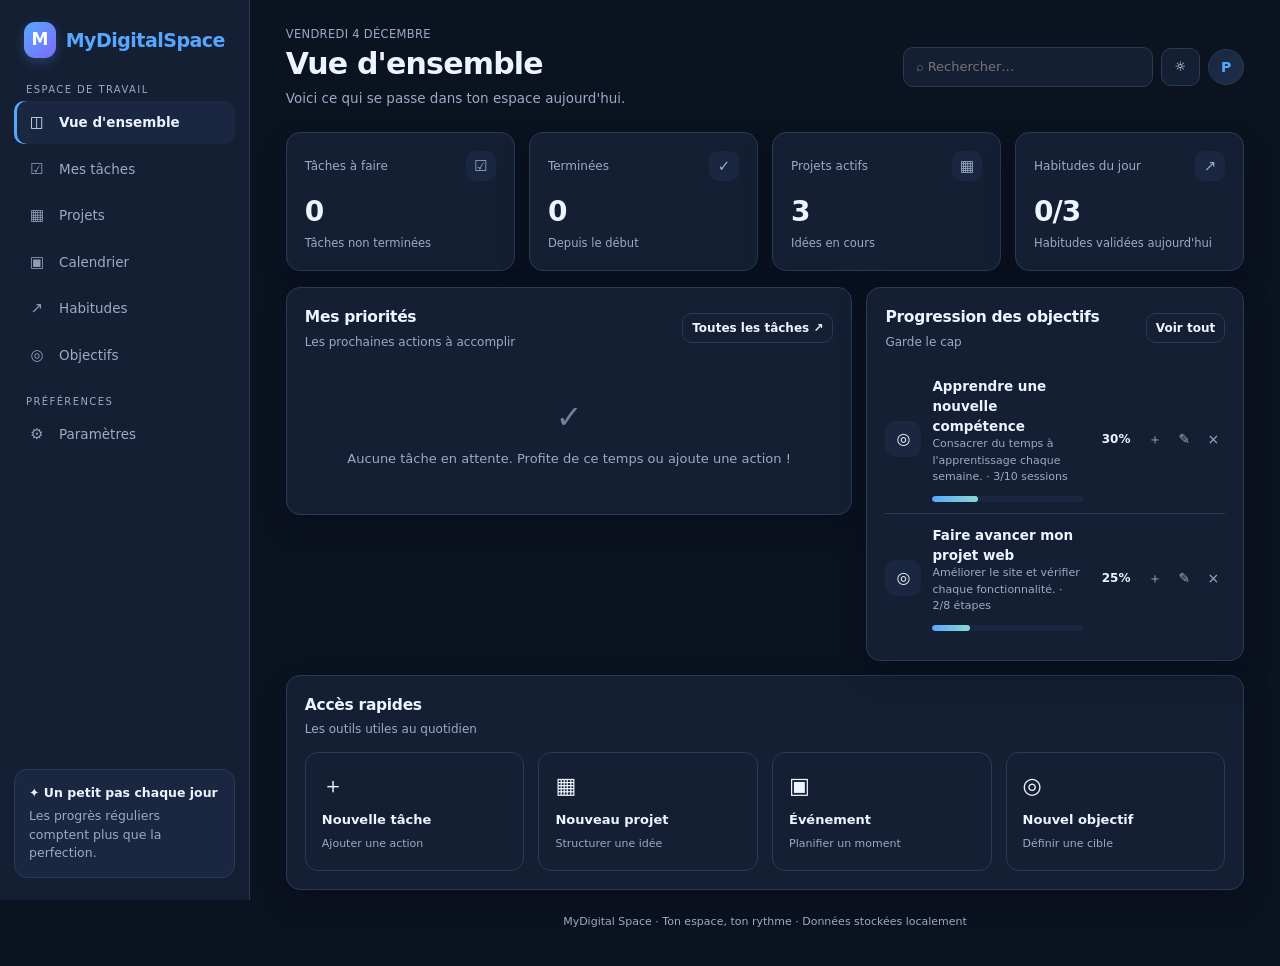
<file: index(1).html>
<!DOCTYPE html>
<html lang="fr">
<head>
<meta charset="UTF-8">
<meta name="viewport" content="width=device-width, initial-scale=1, viewport-fit=cover">
<meta name="description" content="MyDigital Space — ton espace personnel pour organiser tâches, projets, habitudes et objectifs.">
<meta name="theme-color" content="#0b1220" media="(prefers-color-scheme: dark)">
<meta name="theme-color" content="#eef4fb" media="(prefers-color-scheme: light)">
<meta name="apple-mobile-web-app-capable" content="yes">
<meta name="apple-mobile-web-app-status-bar-style" content="black-translucent">
<meta name="mobile-web-app-capable" content="yes">
<title>MyDigital Space</title>
<link rel="manifest" href="data:application/manifest+json,{&quot;name&quot;:&quot;MyDigital Space&quot;,&quot;short_name&quot;:&quot;MySpace&quot;,&quot;start_url&quot;:&quot;.&quot;,&quot;display&quot;:&quot;standalone&quot;,&quot;background_color&quot;:&quot;#0b1220&quot;,&quot;theme_color&quot;:&quot;#0b1220&quot;,&quot;lang&quot;:&quot;fr&quot;,&quot;icons&quot;:[{&quot;src&quot;:&quot;data:image/svg+xml,%3Csvg xmlns='http://www.w3.org/2000/svg' viewBox='0 0 100 100'%3E%3Crect width='100' height='100' rx='22' fill='%2356a8ff'/%3E%3Ctext x='50' y='68' font-size='58' text-anchor='middle' fill='white' font-family='system-ui' font-weight='900'%3EM%3C/text%3E%3C/svg%3E&quot;,&quot;sizes&quot;:&quot;any&quot;,&quot;type&quot;:&quot;image/svg+xml&quot;,&quot;purpose&quot;:&quot;any maskable&quot;}]}">
<style>
:root{
  --bg:#0b1220;--panel:#141f33;--panel2:#192740;--panel3:#1e2f4a;
  --text:#edf4ff;--muted:#9aabc4;--accent:#56a8ff;--accent2:#8bd8d0;
  --border:#2a3a55;--danger:#ff8585;--good:#65d6a2;--warn:#f3b75d;
  --shadow:0 12px 30px #02081740;--radius:14px;
  --font:Inter,ui-sans-serif,system-ui,-apple-system,"Segoe UI",Roboto,sans-serif;
}
body.light{
  --bg:#eef4fb;--panel:#ffffff;--panel2:#f5f8fd;--panel3:#e8eef8;
  --text:#18253a;--muted:#60718b;--accent:#1769cf;--accent2:#087f78;
  --border:#d9e3ef;--shadow:0 12px 30px #19345612;
}
*{box-sizing:border-box}
html{scroll-behavior:smooth}
body{margin:0;background:var(--bg);color:var(--text);font-family:var(--font);line-height:1.5;-webkit-font-smoothing:antialiased}
button,input,select,textarea{font:inherit}
button{cursor:pointer;border:none;background:none}
button:focus-visible,a:focus-visible,input:focus-visible,textarea:focus-visible,select:focus-visible{outline:3px solid var(--accent);outline-offset:2px}
a{color:var(--accent);text-decoration:none}
.shell{display:grid;grid-template-columns:250px minmax(0,1fr);min-height:100vh;min-height:100dvh}
.sidebar{background:var(--panel);border-right:1px solid var(--border);padding:22px 14px;display:flex;flex-direction:column;gap:20px;position:sticky;top:0;height:100vh;height:100dvh;overflow-y:auto}
.brand{display:flex;gap:10px;align-items:center;padding:0 10px;font-weight:800;font-size:19px;letter-spacing:-.5px}
.brand-mark{display:grid;place-items:center;width:36px;height:36px;background:linear-gradient(135deg,var(--accent),#7c6bff);color:#fff;border-radius:11px;font-weight:900;font-size:17px;box-shadow:0 4px 12px #56a8ff40}
.brand span:last-child{color:var(--accent)}
.nav-label{font-size:10px;letter-spacing:1.4px;text-transform:uppercase;color:var(--muted);padding:0 12px;margin:4px 0}
.nav{display:grid;gap:4px}
.nav a{color:var(--muted);display:flex;gap:11px;align-items:center;padding:10px 12px;border-radius:10px;font-size:13.5px;font-weight:500;transition:background .15s,color .15s}
.nav a:hover,.nav a.active{background:var(--panel2);color:var(--text)}
.nav a.active{box-shadow:inset 3px 0 var(--accent);font-weight:650}
.nav-icon{width:22px;text-align:center;font-size:15px;opacity:.9}
.side-note{margin-top:auto;border:1px solid var(--border);background:var(--panel2);border-radius:13px;padding:14px;font-size:12.5px;color:var(--muted)}
.side-note strong{color:var(--text);display:block;margin-bottom:4px}
.main{min-width:0;padding:26px clamp(14px,2.8vw,40px) 36px;max-width:1580px;width:100%;margin:0 auto}
.topbar{display:flex;justify-content:space-between;align-items:center;gap:14px;margin-bottom:24px;flex-wrap:wrap}
.crumb{color:var(--muted);font-size:11.5px;margin-bottom:4px;letter-spacing:.3px}
.page-title{font-size:clamp(22px,2.8vw,30px);line-height:1.15;margin:0;letter-spacing:-.8px;font-weight:800}
.sub{color:var(--muted);margin:6px 0 0;font-size:13.5px}
.top-actions{display:flex;gap:8px;align-items:center}
.avatar{width:36px;height:36px;border-radius:50%;background:linear-gradient(135deg,var(--panel2),var(--panel3));border:1px solid var(--border);display:grid;place-items:center;font-weight:700;color:var(--accent);font-size:14px}
.btn{border:1px solid var(--border);background:var(--panel);color:var(--text);border-radius:10px;padding:8px 13px;font-size:13px;font-weight:650;display:inline-flex;align-items:center;justify-content:center;gap:6px;transition:border-color .15s,background .15s,transform .1s}
.btn:hover{border-color:var(--accent)}
.btn:active{transform:scale(.97)}
.btn.primary{background:var(--accent);border-color:var(--accent);color:#fff}
.btn.primary:hover{filter:brightness(1.08)}
.btn.danger{color:var(--danger);border-color:color-mix(in srgb,var(--danger) 40%,var(--border))}
.btn.danger:hover{background:color-mix(in srgb,var(--danger) 12%,transparent)}
.btn.small{padding:5px 9px;font-size:12px}
.btn.ghost{background:transparent}
.search{width:min(250px,32vw);border:1px solid var(--border);background:var(--panel);border-radius:10px;color:var(--text);padding:9px 12px;font-size:13px}
.search:focus{border-color:var(--accent)}
.view{display:none;animation:appear .22s ease}
.view.active{display:block}
@keyframes appear{from{opacity:.35;transform:translateY(6px)}to{opacity:1;transform:none}}
.grid{display:grid;gap:14px}
.stats{grid-template-columns:repeat(4,minmax(0,1fr));margin-bottom:16px}
.card{background:var(--panel);border:1px solid var(--border);border-radius:var(--radius);padding:18px;box-shadow:var(--shadow);min-width:0}
.stat-head{display:flex;justify-content:space-between;align-items:center;color:var(--muted);font-size:12px;gap:8px}
.stat-icon{width:30px;height:30px;border-radius:9px;display:grid;place-items:center;background:var(--panel2);font-size:15px}
.stat-value{font-size:28px;font-weight:800;letter-spacing:-1px;margin:10px 0 2px}
.stat-foot{font-size:11.5px;color:var(--muted)}
.two-col{grid-template-columns:minmax(0,1.5fr) minmax(260px,1fr);align-items:start}
.section-head{display:flex;justify-content:space-between;align-items:center;gap:10px;margin-bottom:14px;flex-wrap:wrap}
.section-head h2{font-size:15.5px;margin:0;letter-spacing:-.3px;font-weight:700}
.section-head p{font-size:12px;color:var(--muted);margin:3px 0 0}
.task-list{display:grid}
.task{display:flex;gap:10px;align-items:flex-start;padding:11px 0;border-bottom:1px solid var(--border);transition:background .12s}
.task:last-child{border-bottom:0}
.task.dragging{opacity:.45}
.check{appearance:none;width:18px;height:18px;flex-shrink:0;border:1.5px solid var(--muted);border-radius:6px;margin:2px 0 0;cursor:pointer;transition:background .15s,border-color .15s}
.check:checked{background:var(--accent);border-color:var(--accent)}
.check:checked::after{content:"✓";color:#fff;display:block;text-align:center;font-size:11px;line-height:15px;font-weight:700}
.task-body{flex:1;min-width:0}
.task-title{font-size:13.5px;font-weight:650;overflow-wrap:anywhere}
.task.done .task-title{text-decoration:line-through;color:var(--muted)}
.task-meta{font-size:11px;color:var(--muted);margin-top:3px;display:flex;flex-wrap:wrap;gap:5px;align-items:center}
.pill{display:inline-flex;align-items:center;gap:4px;font-size:10px;padding:3px 7px;border-radius:99px;background:var(--panel2);color:var(--muted);white-space:nowrap}
.pill.green{color:var(--good);background:color-mix(in srgb,var(--good) 14%,transparent)}
.pill.blue{color:var(--accent);background:color-mix(in srgb,var(--accent) 14%,transparent)}
.pill.orange{color:var(--warn);background:color-mix(in srgb,var(--warn) 16%,transparent)}
.pill.red{color:var(--danger);background:color-mix(in srgb,var(--danger) 14%,transparent)}
.row-actions{display:flex;gap:2px;opacity:.7}
.task:hover .row-actions{opacity:1}
.icon-btn{background:transparent;border:0;color:var(--muted);padding:4px 6px;border-radius:7px;font-size:14px;line-height:1}
.icon-btn:hover{background:var(--panel2);color:var(--text)}
.empty{padding:28px 18px;text-align:center;color:var(--muted);font-size:13px}
.empty .big{font-size:32px;margin-bottom:8px;opacity:.7}
.progress-line{height:6px;border-radius:20px;background:var(--panel2);overflow:hidden;margin:10px 0 0}
.progress-line span{height:100%;display:block;background:linear-gradient(90deg,var(--accent),var(--accent2));border-radius:20px;transition:width .25s ease}
.goal-row{display:flex;align-items:center;gap:11px;padding:11px 0;border-bottom:1px solid var(--border)}
.goal-row:last-child{border-bottom:0}
.goal-emoji{width:36px;height:36px;border-radius:11px;background:var(--panel2);display:grid;place-items:center;font-size:16px;flex-shrink:0}
.goal-content{flex:1;min-width:0}
.goal-title{font-size:13.5px;font-weight:650}
.goal-detail{font-size:11px;color:var(--muted)}
.goal-pct{font-size:12px;font-weight:750;min-width:36px;text-align:right}
.quick-grid{grid-template-columns:repeat(4,minmax(0,1fr))}
.quick{padding:16px;text-align:left;background:var(--panel);border:1px solid var(--border);border-radius:13px;color:var(--text);transition:border-color .15s,transform .15s,box-shadow .15s}
.quick:hover{border-color:var(--accent);transform:translateY(-2px);box-shadow:var(--shadow)}
.quick .big{font-size:22px}
.quick strong{display:block;font-size:13px;margin-top:8px}
.quick small{color:var(--muted);font-size:11px}
.toolbar{display:flex;flex-wrap:wrap;gap:8px;align-items:center;margin-bottom:14px}
.toolbar .search{flex:1;min-width:160px;width:auto}
.field{display:grid;gap:5px;margin-bottom:12px}
.field label{font-size:12px;color:var(--muted);font-weight:650}
.field input,.field select,.field textarea,.control{
  width:100%;border:1px solid var(--border);background:var(--bg);color:var(--text);
  border-radius:9px;padding:9px 11px;min-width:0;font-size:13.5px
}
.field input:focus,.field select:focus,.field textarea:focus,.control:focus{border-color:var(--accent);outline:none}
.field textarea{resize:vertical;min-height:80px}
.form-grid{display:grid;grid-template-columns:1fr 1fr;gap:0 12px}
.form-grid .full{grid-column:1/-1}
.project-grid{grid-template-columns:repeat(auto-fill,minmax(260px,1fr))}
.project-card{background:var(--panel);border:1px solid var(--border);border-radius:14px;padding:17px;transition:border-color .15s,transform .15s}
.project-card:hover{border-color:color-mix(in srgb,var(--accent) 50%,var(--border))}
.project-symbol{width:42px;height:42px;display:grid;place-items:center;border-radius:12px;background:var(--panel2);font-size:21px;margin-bottom:12px}
.project-card h3{font-size:14.5px;margin:0 0 6px;font-weight:700}
.project-card p{font-size:12px;color:var(--muted);min-height:36px;margin:0}
.project-foot{display:flex;justify-content:space-between;align-items:center;margin-top:12px;gap:8px}
.habit-grid{grid-template-columns:repeat(7,minmax(0,1fr));gap:7px}
.day{background:var(--panel2);border:1px solid var(--border);border-radius:9px;text-align:center;padding:8px 2px;font-size:10px;color:var(--muted)}
.day strong{display:block;color:var(--text);font-size:13px;margin:3px 0}
.day.marked{background:color-mix(in srgb,var(--accent) 18%,var(--panel));border-color:var(--accent)}
.day.today-mark{box-shadow:inset 0 0 0 1.5px var(--accent)}
.calendar-head{display:flex;justify-content:space-between;align-items:center;margin-bottom:12px}
.calendar-grid{display:grid;grid-template-columns:repeat(7,minmax(0,1fr));border-top:1px solid var(--border);border-left:1px solid var(--border);border-radius:0 0 10px 10px;overflow:hidden}
.calendar-cell{min-height:78px;padding:6px;border-right:1px solid var(--border);border-bottom:1px solid var(--border);font-size:11px;color:var(--muted);overflow-wrap:anywhere}
.calendar-cell.today{background:color-mix(in srgb,var(--accent) 11%,var(--panel));color:var(--text)}
.calendar-cell .event{margin-top:4px;background:var(--panel2);border-left:2.5px solid var(--accent);padding:3px 5px;border-radius:3px;color:var(--text);font-size:10px;white-space:nowrap;overflow:hidden;text-overflow:ellipsis}
.weekdays{display:grid;grid-template-columns:repeat(7,1fr);text-align:center;color:var(--muted);font-size:10px;padding:8px 0;font-weight:600}
.habit-item{display:flex;align-items:center;gap:10px;padding:12px 0;border-bottom:1px solid var(--border)}
.habit-item:last-child{border-bottom:0}
.habit-item .grow{flex:1;min-width:0}
.habit-item strong{font-size:13.5px}
.habit-item p{font-size:11px;color:var(--muted);margin:2px 0 0}
.settings-grid{grid-template-columns:repeat(2,minmax(0,1fr))}
.notice{border:1px solid var(--border);background:var(--panel2);border-radius:12px;padding:13px;color:var(--muted);font-size:12px}
.toast{position:fixed;bottom:20px;right:20px;background:var(--text);color:var(--bg);padding:11px 16px;border-radius:10px;box-shadow:var(--shadow);font-size:13px;z-index:60;display:none;max-width:min(340px,90vw);font-weight:550}
.toast.show{display:block;animation:toastIn .25s ease}
@keyframes toastIn{from{opacity:0;transform:translateY(10px)}to{opacity:1;transform:none}}
.modal-backdrop{position:fixed;inset:0;background:#030817b0;display:none;align-items:center;justify-content:center;padding:16px;z-index:40;backdrop-filter:blur(4px)}
.modal-backdrop.open{display:flex}
.modal{width:min(520px,100%);max-height:90vh;overflow:auto;background:var(--panel);border:1px solid var(--border);border-radius:16px;padding:20px;box-shadow:var(--shadow)}
.modal-top{display:flex;justify-content:space-between;align-items:center;margin-bottom:16px}
.modal-top h2{margin:0;font-size:17px;font-weight:750}
.hidden{display:none!important}
.footer{padding:24px 0 0;text-align:center;color:var(--muted);font-size:11px}
.subtasks{margin-top:8px;padding-left:4px;display:grid;gap:4px}
.subtask{display:flex;align-items:center;gap:8px;font-size:12.5px}
.subtask .check{width:15px;height:15px;margin:0}
.subtask.done span{text-decoration:line-through;color:var(--muted)}
.kanban{display:grid;grid-template-columns:repeat(3,minmax(0,1fr));gap:12px}
.kanban-col{background:var(--panel2);border:1px solid var(--border);border-radius:12px;padding:12px;min-height:200px}
.kanban-col h3{font-size:12px;margin:0 0 10px;color:var(--muted);font-weight:700;text-transform:uppercase;letter-spacing:.5px;display:flex;justify-content:space-between}
.kanban-col .count{background:var(--panel);padding:1px 7px;border-radius:99px;font-size:11px}
.kanban-card{background:var(--panel);border:1px solid var(--border);border-radius:10px;padding:10px 12px;margin-bottom:8px;cursor:grab;font-size:13px}
.kanban-card:active{cursor:grabbing}
.kanban-card .meta{font-size:10.5px;color:var(--muted);margin-top:4px}
.view-toggle{display:inline-flex;border:1px solid var(--border);border-radius:9px;overflow:hidden}
.view-toggle button{padding:6px 11px;font-size:12px;font-weight:600;color:var(--muted);background:var(--panel)}
.view-toggle button.active{background:var(--accent);color:#fff}
.streak{font-size:11px;color:var(--good);font-weight:650}
.notif-banner{background:color-mix(in srgb,var(--accent) 12%,var(--panel));border:1px solid color-mix(in srgb,var(--accent) 35%,var(--border));border-radius:11px;padding:12px 14px;margin-bottom:14px;display:flex;align-items:center;justify-content:space-between;gap:12px;font-size:13px}
.drag-handle{cursor:grab;color:var(--muted);padding:2px 4px;font-size:14px;opacity:.5}
.task:hover .drag-handle{opacity:1}
.tag{font-size:10px;padding:2px 6px;border-radius:6px;background:var(--panel3);color:var(--muted)}
.stats-extra{display:grid;grid-template-columns:1fr 1fr;gap:10px;margin-top:8px}
.mini-stat{background:var(--panel2);border-radius:10px;padding:10px 12px;font-size:12px}
.mini-stat strong{display:block;font-size:18px;font-weight:800;margin-top:2px}
@media(max-width:1100px){
  .shell{grid-template-columns:210px minmax(0,1fr)}
  .stats{grid-template-columns:repeat(2,minmax(0,1fr))}
  .quick-grid{grid-template-columns:repeat(2,minmax(0,1fr))}
  .two-col{grid-template-columns:1fr}
  .kanban{grid-template-columns:1fr}
}
@media(max-width:680px){
  .shell{display:block}
  .sidebar{padding:12px;border-right:0;border-bottom:1px solid var(--border);gap:10px;position:static;height:auto;overflow:visible}
  .brand{padding:0 4px}
  .sidebar .nav-label,.side-note{display:none}
  .nav{display:flex;overflow-x:auto;padding-bottom:2px;gap:2px;-webkit-overflow-scrolling:touch}
  .nav a{white-space:nowrap;padding:8px 11px;font-size:13px}
  .nav a.active{box-shadow:inset 0 -3px var(--accent)}
  .main{padding:18px 12px 28px}
  .topbar{align-items:flex-start}
  .top-actions{flex-wrap:wrap;justify-content:flex-end}
  .search.global{display:none}
  .stats{gap:8px}
  .card{padding:14px}
  .stat-value{font-size:24px}
  .project-grid,.settings-grid{grid-template-columns:1fr}
  .form-grid{grid-template-columns:1fr}
  .form-grid .full{grid-column:auto}
  .calendar-cell{min-height:54px;padding:4px;font-size:10px}
  .calendar-cell .event{font-size:9px}
  .habit-grid{gap:4px}
  .day{padding:6px 1px}
  .section-head{align-items:flex-start}
  .quick-grid{gap:8px}
  .kanban{grid-template-columns:1fr}
}
@media(prefers-reduced-motion:reduce){
  *,*::before,*::after{scroll-behavior:auto!important;animation:none!important;transition:none!important}
}
</style>
</head>
<body>
<div class="shell">
<aside class="sidebar" role="navigation" aria-label="Navigation principale">
  <div class="brand"><span class="brand-mark" aria-hidden="true">M</span><span>MyDigital<span>Space</span></span></div>
  <div>
    <div class="nav-label">Espace de travail</div>
    <nav class="nav" id="navigation">
      <a href="#dashboard" data-view="dashboard" class="active"><span class="nav-icon" aria-hidden="true">◫</span>Vue d'ensemble</a>
      <a href="#tasks" data-view="tasks"><span class="nav-icon" aria-hidden="true">☑</span>Mes tâches</a>
      <a href="#projects" data-view="projects"><span class="nav-icon" aria-hidden="true">▦</span>Projets</a>
      <a href="#calendar" data-view="calendar"><span class="nav-icon" aria-hidden="true">▣</span>Calendrier</a>
      <a href="#habits" data-view="habits"><span class="nav-icon" aria-hidden="true">↗</span>Habitudes</a>
      <a href="#goals" data-view="goals"><span class="nav-icon" aria-hidden="true">◎</span>Objectifs</a>
    </nav>
    <div class="nav-label" style="margin-top:18px">Préférences</div>
    <nav class="nav">
      <a href="#settings" data-view="settings"><span class="nav-icon" aria-hidden="true">⚙</span>Paramètres</a>
    </nav>
  </div>
  <div class="side-note"><strong>✦ Un petit pas chaque jour</strong>Les progrès réguliers comptent plus que la perfection.</div>
</aside>

<main class="main">
  <header class="topbar">
    <div>
      <div class="crumb" id="todayLabel">MON ESPACE PERSONNEL</div>
      <h1 class="page-title" id="pageTitle">Vue d'ensemble</h1>
      <p class="sub" id="pageSubtitle">Voici ce qui se passe dans ton espace aujourd'hui.</p>
    </div>
    <div class="top-actions">
      <input id="globalSearch" class="search global" placeholder="⌕ Rechercher…" aria-label="Recherche globale" autocomplete="off">
      <button class="btn" id="themeToggle" title="Changer de thème" aria-label="Changer de thème">☼</button>
      <div class="avatar" id="avatar" title="Profil">P</div>
    </div>
  </header>

  <!-- DASHBOARD -->
  <section class="view active" id="view-dashboard" aria-labelledby="pageTitle">
    <div id="notifBanner" class="notif-banner hidden">
      <span>Active les notifications pour être rappelé des échéances.</span>
      <button class="btn small primary" id="enableNotif">Activer</button>
    </div>
    <div class="grid stats">
      <article class="card">
        <div class="stat-head">Tâches à faire <span class="stat-icon">☑</span></div>
        <div class="stat-value" id="statOpen">0</div>
        <div class="stat-foot">Tâches non terminées</div>
      </article>
      <article class="card">
        <div class="stat-head">Terminées <span class="stat-icon">✓</span></div>
        <div class="stat-value" id="statDone">0</div>
        <div class="stat-foot">Depuis le début</div>
      </article>
      <article class="card">
        <div class="stat-head">Projets actifs <span class="stat-icon">▦</span></div>
        <div class="stat-value" id="statProjects">0</div>
        <div class="stat-foot">Idées en cours</div>
      </article>
      <article class="card">
        <div class="stat-head">Habitudes du jour <span class="stat-icon">↗</span></div>
        <div class="stat-value" id="statHabits">0/0</div>
        <div class="stat-foot">Habitudes validées aujourd'hui</div>
      </article>
    </div>
    <div class="grid two-col">
      <article class="card">
        <div class="section-head">
          <div><h2>Mes priorités</h2><p>Les prochaines actions à accomplir</p></div>
          <button class="btn small" data-go="tasks">Toutes les tâches ↗</button>
        </div>
        <div id="dashboardTasks" class="task-list"></div>
      </article>
      <article class="card">
        <div class="section-head">
          <div><h2>Progression des objectifs</h2><p>Garde le cap</p></div>
          <button class="btn small" data-go="goals">Voir tout</button>
        </div>
        <div id="dashboardGoals"></div>
      </article>
    </div>
    <div class="card" style="margin-top:14px">
      <div class="section-head"><div><h2>Accès rapides</h2><p>Les outils utiles au quotidien</p></div></div>
      <div class="grid quick-grid">
        <button class="quick" data-action="task"><span class="big">＋</span><strong>Nouvelle tâche</strong><small>Ajouter une action</small></button>
        <button class="quick" data-action="project"><span class="big">▦</span><strong>Nouveau projet</strong><small>Structurer une idée</small></button>
        <button class="quick" data-action="event"><span class="big">▣</span><strong>Événement</strong><small>Planifier un moment</small></button>
        <button class="quick" data-action="goal"><span class="big">◎</span><strong>Nouvel objectif</strong><small>Définir une cible</small></button>
      </div>
    </div>
  </section>

  <!-- TASKS -->
  <section class="view" id="view-tasks">
    <div class="toolbar">
      <input class="search" id="taskSearch" placeholder="Rechercher dans les tâches…" aria-label="Rechercher les tâches">
      <select class="control" style="width:auto" id="taskFilter" aria-label="Filtrer les tâches">
        <option value="all">Toutes</option>
        <option value="open">À faire</option>
        <option value="done">Terminées</option>
        <option value="high">Priorité haute</option>
      </select>
      <select class="control" style="width:auto" id="taskProjectFilter" aria-label="Filtrer par projet">
        <option value="">Tous les projets</option>
      </select>
      <div class="view-toggle" role="group" aria-label="Mode d'affichage">
        <button type="button" id="viewList" class="active" title="Vue liste">☰ Liste</button>
        <button type="button" id="viewKanban" title="Vue Kanban">▦ Kanban</button>
      </div>
      <button class="btn primary" data-action="task">＋ Ajouter</button>
    </div>
    <div class="card">
      <div class="section-head">
        <div><h2>Liste des tâches</h2><p>Organise tes actions par priorité et échéance.</p></div>
        <span class="pill" id="taskCountLabel">0 tâche</span>
      </div>
      <div id="allTasks" class="task-list"></div>
      <div id="kanbanBoard" class="kanban hidden"></div>
    </div>
  </section>

  <!-- PROJECTS -->
  <section class="view" id="view-projects">
    <div class="toolbar">
      <input class="search" id="projectSearch" placeholder="Rechercher un projet…" aria-label="Rechercher les projets">
      <button class="btn primary" data-action="project">＋ Nouveau projet</button>
    </div>
    <div class="grid project-grid" id="allProjects"></div>
  </section>

  <!-- CALENDAR -->
  <section class="view" id="view-calendar">
    <div class="card">
      <div class="calendar-head">
        <button class="btn" id="prevMonth" aria-label="Mois précédent">←</button>
        <h2 id="monthTitle" style="margin:0;font-size:16px;text-transform:capitalize"></h2>
        <button class="btn" id="nextMonth" aria-label="Mois suivant">→</button>
      </div>
      <div class="weekdays"><span>Lun</span><span>Mar</span><span>Mer</span><span>Jeu</span><span>Ven</span><span>Sam</span><span>Dim</span></div>
      <div class="calendar-grid" id="calendarGrid"></div>
      <p class="sub" style="margin-top:10px">Clique sur une date pour ajouter un événement. Données conservées localement.</p>
    </div>
    <div class="card" style="margin-top:14px">
      <div class="section-head">
        <div><h2>Prochains événements</h2><p>Ton planning à venir</p></div>
        <button class="btn primary" data-action="event">＋ Événement</button>
      </div>
      <div id="eventList"></div>
    </div>
  </section>

  <!-- HABITS -->
  <section class="view" id="view-habits">
    <div class="card">
      <div class="section-head">
        <div><h2>Mon suivi quotidien</h2><p>Coche une habitude quand tu l'as réalisée aujourd'hui.</p></div>
        <button class="btn primary" data-action="habit">＋ Habitude</button>
      </div>
      <div id="habitList"></div>
    </div>
    <div class="card" style="margin-top:14px">
      <div class="section-head">
        <div><h2>Cette semaine</h2><p>Jours où tu as avancé</p></div>
      </div>
      <div class="grid habit-grid" id="weekGrid"></div>
    </div>
  </section>

  <!-- GOALS -->
  <section class="view" id="view-goals">
    <div class="toolbar">
      <div class="sub" style="flex:1">Transforme tes idées en objectifs mesurables.</div>
      <button class="btn primary" data-action="goal">＋ Nouvel objectif</button>
    </div>
    <div class="grid project-grid" id="allGoals"></div>
  </section>

  <!-- SETTINGS -->
  <section class="view" id="view-settings">
    <div class="grid settings-grid">
      <div class="card">
        <div class="section-head"><div><h2>Profil</h2><p>Personnalise ton espace</p></div></div>
        <div class="field"><label for="nameInput">Prénom affiché</label><input id="nameInput" maxlength="40" placeholder="Ton prénom"></div>
        <div class="field"><label for="weekStart">Début de semaine</label>
          <select id="weekStart"><option value="1">Lundi</option><option value="0">Dimanche</option></select>
        </div>
        <button class="btn primary" id="saveSettings">Enregistrer</button>
      </div>
      <div class="card">
        <div class="section-head"><div><h2>Apparence</h2><p>Thème de l'interface</p></div></div>
        <p class="sub">Le thème est enregistré sur cet appareil.</p>
        <button class="btn" id="settingsTheme">Basculer clair / sombre</button>
      </div>
      <div class="card">
        <div class="section-head"><div><h2>Sauvegarde</h2><p>Garde une copie de tes données</p></div></div>
        <p class="sub">Exporte tâches, projets, objectifs, habitudes et événements en JSON.</p>
        <button class="btn primary" id="exportData">↓ Exporter mes données</button>
        <div class="field" style="margin-top:16px">
          <label for="importFile">Restaurer une sauvegarde JSON</label>
          <input id="importFile" type="file" accept="application/json,.json">
        </div>
      </div>
      <div class="card">
        <div class="section-head"><div><h2>Zone de réinitialisation</h2><p>Action irréversible</p></div></div>
        <p class="sub">Supprime les données de cette application dans ce navigateur. Exporte avant si besoin.</p>
        <button class="btn danger" id="clearData">Effacer toutes mes données</button>
      </div>
    </div>
    <div class="notice" style="margin-top:14px">
      <strong>Confidentialité</strong> — Ce site fonctionne sans compte, serveur ni synchronisation. Les données restent dans le stockage local du navigateur. Pour partager entre appareils : exporte puis importe le fichier JSON. Tu peux aussi installer l'app (PWA) depuis le menu du navigateur.
    </div>
  </section>

  <div class="footer">MyDigital Space · Ton espace, ton rythme · Données stockées localement</div>
</main>
</div>

<div class="modal-backdrop" id="modalBackdrop" role="dialog" aria-modal="true" aria-labelledby="modalTitle">
  <div class="modal">
    <div class="modal-top">
      <h2 id="modalTitle">Ajouter</h2>
      <button class="icon-btn" id="closeModal" aria-label="Fermer">✕</button>
    </div>
    <form id="modalForm"></form>
  </div>
</div>
<div class="toast" id="toast" role="status" aria-live="polite"></div>

<script>
(function(){
"use strict";

const $ = s => document.querySelector(s);
const $$ = s => Array.from(document.querySelectorAll(s));
const today = () => {
  const d = new Date();
  return `${d.getFullYear()}-${String(d.getMonth()+1).padStart(2,"0")}-${String(d.getDate()).padStart(2,"0")}`;
};
const uid = () => `${Date.now().toString(36)}${Math.random().toString(36).slice(2,8)}`;
const safeLoad = (key, fallback) => {
  try {
    const x = localStorage.getItem("mds2_" + key);
    return x === null ? fallback : JSON.parse(x);
  } catch { return fallback; }
};
const esc = s => String(s ?? "").replace(/[&<>"']/g, c => ({"&":"&amp;","<":"&lt;",">":"&gt;",'"':"&quot;","'":"&#39;"}[c]));

const state = {
  tasks: safeLoad("tasks", []),
  projects: safeLoad("projects", [
    {id: uid(), name: "Mon laboratoire informatique", description: "Organiser les serveurs, les machines virtuelles et les services réseau.", category: "Informatique", progress: 35, color: "🖥️"},
    {id: uid(), name: "Mon site personnel", description: "Construire et améliorer mes projets web sur GitHub Pages.", category: "Développement", progress: 60, color: "🌐"},
    {id: uid(), name: "Objectifs personnels", description: "Centraliser mes idées et avancer régulièrement.", category: "Personnel", progress: 20, color: "🎯"}
  ]),
  goals: safeLoad("goals", [
    {id: uid(), name: "Apprendre une nouvelle compétence", description: "Consacrer du temps à l'apprentissage chaque semaine.", target: 10, current: 3, unit: "sessions"},
    {id: uid(), name: "Faire avancer mon projet web", description: "Améliorer le site et vérifier chaque fonctionnalité.", target: 8, current: 2, unit: "étapes"}
  ]),
  habits: safeLoad("habits", [
    {id: uid(), name: "Lire ou apprendre 15 minutes", icon: "📚", days: {}},
    {id: uid(), name: "Avancer sur un projet", icon: "💻", days: {}},
    {id: uid(), name: "Préparer les priorités du lendemain", icon: "📝", days: {}}
  ]),
  events: safeLoad("events", []),
  settings: safeLoad("settings", {name: "", theme: "dark", weekStart: 1, notif: false})
};

// Migration / normalisation
for (const k of ["tasks","projects","goals","habits","events"]) {
  if (!Array.isArray(state[k])) state[k] = [];
}
state.tasks.forEach(t => {
  if (!Array.isArray(t.subtasks)) t.subtasks = [];
  if (t.projectId === undefined) t.projectId = null;
  if (!Array.isArray(t.tags)) t.tags = [];
  if (!t.status) t.status = t.done ? "done" : "todo";
});

function persist(key) { localStorage.setItem("mds2_" + key, JSON.stringify(state[key])); }
function persistAll() { ["tasks","projects","goals","habits","events","settings"].forEach(persist); }

let toastTimer;
function toast(msg) {
  const el = $("#toast");
  el.textContent = msg;
  el.classList.add("show");
  clearTimeout(toastTimer);
  toastTimer = setTimeout(() => el.classList.remove("show"), 2800);
}

function dateLabel(s) {
  if (!s) return "Sans échéance";
  const d = new Date(s + "T12:00:00");
  return isNaN(d) ? "" : d.toLocaleDateString("fr-FR", {day: "numeric", month: "short", year: "numeric"});
}

const pageInfo = {
  dashboard: ["Vue d'ensemble", "Voici ce qui se passe dans ton espace aujourd'hui."],
  tasks: ["Mes tâches", "Clarifie tes priorités et transforme tes idées en actions."],
  projects: ["Mes projets", "Un espace pour structurer tes projets et suivre leur progression."],
  calendar: ["Mon calendrier", "Planifie tes rendez-vous, échéances et moments importants."],
  habits: ["Mes habitudes", "Les petites actions répétées construisent de grandes habitudes."],
  goals: ["Mes objectifs", "Définis une cible, mesure tes progrès et célèbre tes avancées."],
  settings: ["Paramètres", "Gère ton profil, tes préférences et tes sauvegardes."]
};

function go(view) {
  if (!pageInfo[view]) view = "dashboard";
  $$(".view").forEach(v => v.classList.toggle("active", v.id === "view-" + view));
  $$("[data-view]").forEach(a => a.classList.toggle("active", a.dataset.view === view));
  $("#pageTitle").textContent = pageInfo[view][0];
  $("#pageSubtitle").textContent = pageInfo[view][1];
  if (location.hash !== "#" + view) history.replaceState(null, "", "#" + view);
  render();
  window.scrollTo({top: 0, behavior: "smooth"});
}

$("#navigation").addEventListener("click", e => {
  const a = e.target.closest("[data-view]");
  if (a) { e.preventDefault(); go(a.dataset.view); }
});
$$("[data-go]").forEach(b => b.addEventListener("click", () => go(b.dataset.go)));

// ——— TASKS ———
let taskViewMode = "list"; // list | kanban

function taskMarkup(t, full = false) {
  const project = t.projectId ? state.projects.find(p => p.id === t.projectId) : null;
  const subDone = (t.subtasks || []).filter(s => s.done).length;
  const subTotal = (t.subtasks || []).length;
  const dueSoon = t.due && !t.done && t.due <= today();
  return `<div class="task ${t.done ? "done" : ""}" draggable="${full}" data-task-id="${esc(t.id)}">
    ${full ? `<span class="drag-handle" title="Réordonner">⠿</span>` : ""}
    <input class="check" type="checkbox" data-task-check="${esc(t.id)}" ${t.done ? "checked" : ""} aria-label="Marquer comme terminée">
    <div class="task-body">
      <div class="task-title">${esc(t.title)}</div>
      <div class="task-meta">
        ${esc(t.category || "Personnel")}
        ${t.due ? " · " + esc(dateLabel(t.due)) : ""}
        ${t.priority ? ` · <span class="pill ${t.priority === "Haute" ? "orange" : ""}">${esc(t.priority)}</span>` : ""}
        ${project ? ` · <span class="pill blue">${esc(project.name)}</span>` : ""}
        ${dueSoon ? ` · <span class="pill red">Échéance</span>` : ""}
        ${subTotal ? ` · <span class="pill">${subDone}/${subTotal} sous-tâches</span>` : ""}
      </div>
      ${full && subTotal ? `<div class="subtasks">${(t.subtasks||[]).map(s => `
        <div class="subtask ${s.done?"done":""}">
          <input class="check" type="checkbox" data-sub-check="${esc(t.id)}" data-sub-id="${esc(s.id)}" ${s.done?"checked":""}>
          <span>${esc(s.title)}</span>
        </div>`).join("")}</div>` : ""}
    </div>
    <div class="row-actions">
      ${full ? `<button class="icon-btn" data-edit-task="${esc(t.id)}" aria-label="Modifier">✎</button>` : ""}
      <button class="icon-btn" data-delete-task="${esc(t.id)}" aria-label="Supprimer">×</button>
    </div>
  </div>`;
}

function renderTasks() {
  const open = state.tasks.filter(t => !t.done);
  const done = state.tasks.filter(t => t.done);
  $("#statOpen").textContent = open.length;
  $("#statDone").textContent = done.length;

  // Project filter options
  const pf = $("#taskProjectFilter");
  if (pf) {
    const cur = pf.value;
    pf.innerHTML = `<option value="">Tous les projets</option>` +
      state.projects.map(p => `<option value="${esc(p.id)}" ${cur===p.id?"selected":""}>${esc(p.name)}</option>`).join("");
  }

  const priorityOrder = {Haute:0, Moyenne:1, Basse:2};
  const priority = [...open].sort((a,b) => (priorityOrder[a.priority]??3) - (priorityOrder[b.priority]??3));
  $("#dashboardTasks").innerHTML = priority.slice(0,5).map(t => taskMarkup(t)).join("") ||
    '<div class="empty"><div class="big">✓</div>Aucune tâche en attente. Profite de ce temps ou ajoute une action !</div>';

  const q = ($("#taskSearch")?.value || "").toLowerCase();
  const filter = $("#taskFilter")?.value || "all";
  const projF = $("#taskProjectFilter")?.value || "";

  let arr = state.tasks.filter(t => {
    if (filter === "open" && t.done) return false;
    if (filter === "done" && !t.done) return false;
    if (filter === "high" && t.priority !== "Haute") return false;
    if (projF && t.projectId !== projF) return false;
    const hay = (t.title + " " + (t.category||"") + " " + (t.tags||[]).join(" ")).toLowerCase();
    return hay.includes(q);
  });

  // Keep original order for open tasks if no search, else by priority then due
  if (!q && filter === "all") {
    // preserve order
  } else {
    arr = arr.sort((a,b) => {
      if (a.done !== b.done) return a.done ? 1 : -1;
      return (priorityOrder[a.priority]??3) - (priorityOrder[b.priority]??3);
    });
  }

  if (taskViewMode === "list") {
    $("#allTasks").classList.remove("hidden");
    $("#kanbanBoard").classList.add("hidden");
    $("#allTasks").innerHTML = arr.map(t => taskMarkup(t, true)).join("") ||
      '<div class="empty"><div class="big">📋</div>Aucune tâche ne correspond à ce filtre.</div>';
  } else {
    $("#allTasks").classList.add("hidden");
    $("#kanbanBoard").classList.remove("hidden");
    renderKanban(arr);
  }

  $("#taskCountLabel").textContent = `${state.tasks.length} tâche${state.tasks.length > 1 ? "s" : ""}`;
}

function renderKanban(arr) {
  const cols = {
    todo: arr.filter(t => !t.done && (t.status === "todo" || !t.status || t.status === "todo")),
    doing: arr.filter(t => !t.done && t.status === "doing"),
    done: arr.filter(t => t.done || t.status === "done")
  };
  // fallback: if no "doing", put non-done in todo
  if (cols.doing.length === 0 && cols.todo.length === 0) {
    cols.todo = arr.filter(t => !t.done);
  }
  const colHtml = (title, items, status) => `
    <div class="kanban-col" data-status="${status}">
      <h3>${title} <span class="count">${items.length}</span></h3>
      ${items.map(t => `
        <div class="kanban-card" draggable="true" data-task-id="${esc(t.id)}">
          <strong>${esc(t.title)}</strong>
          <div class="meta">${esc(t.priority || "")} ${t.due ? "· " + dateLabel(t.due) : ""}</div>
        </div>`).join("") || '<div class="empty" style="padding:12px">Vide</div>'}
    </div>`;
  $("#kanbanBoard").innerHTML =
    colHtml("À faire", cols.todo, "todo") +
    colHtml("En cours", cols.doing, "doing") +
    colHtml("Terminé", cols.done, "done");
}

// Drag & drop for list reorder + kanban
let dragTaskId = null;
document.addEventListener("dragstart", e => {
  const el = e.target.closest("[data-task-id]");
  if (!el) return;
  dragTaskId = el.dataset.taskId;
  el.classList.add("dragging");
  e.dataTransfer.effectAllowed = "move";
});
document.addEventListener("dragend", e => {
  e.target.closest("[data-task-id]")?.classList.remove("dragging");
  dragTaskId = null;
});
document.addEventListener("dragover", e => {
  e.preventDefault();
  const col = e.target.closest(".kanban-col");
  if (col && dragTaskId) e.dataTransfer.dropEffect = "move";
});
document.addEventListener("drop", e => {
  e.preventDefault();
  if (!dragTaskId) return;
  const col = e.target.closest(".kanban-col");
  if (col) {
    const t = state.tasks.find(x => x.id === dragTaskId);
    if (t) {
      const st = col.dataset.status;
      t.status = st;
      t.done = st === "done";
      persist("tasks");
      renderTasks();
      toast("Statut mis à jour");
    }
    return;
  }
  // list reorder
  const target = e.target.closest(".task[data-task-id]");
  if (target && target.dataset.taskId !== dragTaskId) {
    const from = state.tasks.findIndex(x => x.id === dragTaskId);
    const to = state.tasks.findIndex(x => x.id === target.dataset.taskId);
    if (from >= 0 && to >= 0) {
      const [item] = state.tasks.splice(from, 1);
      state.tasks.splice(to, 0, item);
      persist("tasks");
      renderTasks();
    }
  }
});

$("#viewList").addEventListener("click", () => {
  taskViewMode = "list";
  $("#viewList").classList.add("active");
  $("#viewKanban").classList.remove("active");
  renderTasks();
});
$("#viewKanban").addEventListener("click", () => {
  taskViewMode = "kanban";
  $("#viewKanban").classList.add("active");
  $("#viewList").classList.remove("active");
  renderTasks();
});

// ——— PROJECTS ———
function renderProjects() {
  const q = ($("#projectSearch")?.value || "").toLowerCase();
  $("#statProjects").textContent = state.projects.length;
  const arr = state.projects.filter(p => (p.name + " " + p.description + " " + p.category).toLowerCase().includes(q));
  $("#allProjects").innerHTML = arr.map(p => {
    const linked = state.tasks.filter(t => t.projectId === p.id && !t.done).length;
    return `<article class="project-card">
      <div class="project-symbol">${esc(p.color || "📌")}</div>
      <h3>${esc(p.name)}</h3>
      <p>${esc(p.description)}</p>
      <span class="pill blue">${esc(p.category || "Personnel")}</span>
      ${linked ? `<span class="pill" style="margin-left:6px">${linked} tâche${linked>1?"s":""}</span>` : ""}
      <div class="progress-line"><span style="width:${Math.max(0,Math.min(100,Number(p.progress)||0))}%"></span></div>
      <div class="project-foot">
        <span style="font-size:11px;color:var(--muted)">${Math.max(0,Math.min(100,Number(p.progress)||0))}% réalisé</span>
        <span>
          <button class="icon-btn" data-edit-project="${esc(p.id)}" aria-label="Modifier">✎</button>
          <button class="icon-btn" data-delete-project="${esc(p.id)}" aria-label="Supprimer">×</button>
        </span>
      </div>
    </article>`;
  }).join("") || '<div class="empty"><div class="big">▦</div>Aucun projet trouvé.</div>';
}

// ——— GOALS ———
function renderGoals() {
  const html = g => {
    const pct = g.target > 0 ? Math.min(100, Math.round(g.current / g.target * 100)) : 0;
    return `<div class="goal-row">
      <div class="goal-emoji">◎</div>
      <div class="goal-content">
        <div class="goal-title">${esc(g.name)}</div>
        <div class="goal-detail">${esc(g.description || "")} · ${g.current}/${g.target} ${esc(g.unit || "étapes")}</div>
        <div class="progress-line"><span style="width:${pct}%"></span></div>
      </div>
      <span class="goal-pct">${pct}%</span>
      <div>
        <button class="icon-btn" data-goal-step="${esc(g.id)}" aria-label="Augmenter">＋</button>
        <button class="icon-btn" data-edit-goal="${esc(g.id)}" aria-label="Modifier">✎</button>
        <button class="icon-btn" data-delete-goal="${esc(g.id)}" aria-label="Supprimer">×</button>
      </div>
    </div>`;
  };
  $("#dashboardGoals").innerHTML = state.goals.slice(0,4).map(html).join("") ||
    '<div class="empty">Ajoute ton premier objectif.</div>';
  $("#allGoals").innerHTML = state.goals.map(g => `
    <article class="project-card">
      <div class="project-symbol">◎</div>
      <h3>${esc(g.name)}</h3>
      <p>${esc(g.description || "Un objectif à atteindre à ton rythme.")}</p>
      ${html(g)}
    </article>`).join("") || '<div class="empty"><div class="big">◎</div>Aucun objectif enregistré.</div>';
}

// ——— HABITS + STREAKS ———
function calcStreak(days) {
  if (!days || typeof days !== "object") return 0;
  let streak = 0;
  const d = new Date();
  for (let i = 0; i < 365; i++) {
    const key = `${d.getFullYear()}-${String(d.getMonth()+1).padStart(2,"0")}-${String(d.getDate()).padStart(2,"0")}`;
    if (days[key]) { streak++; d.setDate(d.getDate() - 1); }
    else if (i === 0) { d.setDate(d.getDate() - 1); continue; } // allow today not yet done
    else break;
  }
  return streak;
}

function renderHabits() {
  const todayKey = today();
  const count = state.habits.filter(h => h.days && h.days[todayKey]).length;
  $("#statHabits").textContent = `${count}/${state.habits.length}`;

  $("#habitList").innerHTML = state.habits.map(h => {
    const streak = calcStreak(h.days);
    const doneToday = h.days && h.days[todayKey];
    return `<div class="habit-item">
      <div class="goal-emoji">${esc(h.icon || "✓")}</div>
      <div class="grow">
        <strong>${esc(h.name)}</strong>
        <p>${doneToday ? "Terminé aujourd'hui" : "Un petit pas aujourd'hui"}
          ${streak > 0 ? ` · <span class="streak">🔥 ${streak} jour${streak>1?"s":""}</span>` : ""}
        </p>
      </div>
      <button class="btn small ${doneToday ? "" : "primary"}" data-habit-check="${esc(h.id)}">${doneToday ? "✓ Fait" : "Marquer fait"}</button>
      <button class="icon-btn" data-edit-habit="${esc(h.id)}" aria-label="Modifier">✎</button>
      <button class="icon-btn" data-delete-habit="${esc(h.id)}" aria-label="Supprimer">×</button>
    </div>`;
  }).join("") || '<div class="empty"><div class="big">↗</div>Ajoute une habitude à suivre.</div>';

  const monday = new Date();
  const day = (monday.getDay() + 6) % 7;
  monday.setDate(monday.getDate() - day);
  const todayKey2 = today();
  $("#weekGrid").innerHTML = Array.from({length: 7}, (_, i) => {
    const d = new Date(monday);
    d.setDate(d.getDate() + i);
    const key = `${d.getFullYear()}-${String(d.getMonth()+1).padStart(2,"0")}-${String(d.getDate()).padStart(2,"0")}`;
    const n = state.habits.filter(h => h.days && h.days[key]).length;
    const isToday = key === todayKey2;
    return `<div class="day ${n ? "marked" : ""} ${isToday ? "today-mark" : ""}">
      ${d.toLocaleDateString("fr-FR", {weekday: "short"})}
      <strong>${d.getDate()}</strong>
      <span>${n ? `✓ ${n}` : "—"}</span>
    </div>`;
  }).join("");
}

// ——— CALENDAR ———
let monthCursor = new Date();
monthCursor.setDate(1);

function renderCalendar() {
  const year = monthCursor.getFullYear(), month = monthCursor.getMonth();
  $("#monthTitle").textContent = monthCursor.toLocaleDateString("fr-FR", {month: "long", year: "numeric"});
  const first = new Date(year, month, 1);
  const offset = (first.getDay() + 6) % 7;
  const total = new Date(year, month + 1, 0).getDate();
  const cells = Math.ceil((offset + total) / 7) * 7;
  let html = "";
  for (let i = 0; i < cells; i++) {
    const n = i - offset + 1;
    if (n < 1 || n > total) { html += '<div class="calendar-cell"></div>'; continue; }
    const key = `${year}-${String(month+1).padStart(2,"0")}-${String(n).padStart(2,"0")}`;
    const ev = state.events.filter(e => e.date === key);
    html += `<div class="calendar-cell ${key === today() ? "today" : ""}">
      <button class="icon-btn" data-calendar-date="${key}" style="font-weight:700;color:var(--text)">${n}</button>
      ${ev.slice(0,2).map(e => `<div class="event" title="${esc(e.title)}">${esc(e.title)}</div>`).join("")}
      ${ev.length > 2 ? `<div>+${ev.length-2}</div>` : ""}
    </div>`;
  }
  $("#calendarGrid").innerHTML = html;

  const upcoming = [...state.events].filter(e => e.date >= today()).sort((a,b) => (a.date + (a.time||"")).localeCompare(b.date + (b.time||"")));
  $("#eventList").innerHTML = upcoming.map(e => `
    <div class="task">
      <div class="goal-emoji">▣</div>
      <div class="task-body">
        <div class="task-title">${esc(e.title)}</div>
        <div class="task-meta">${esc(dateLabel(e.date))}${e.time ? " · " + esc(e.time) : ""}${e.note ? " · " + esc(e.note) : ""}</div>
      </div>
      <button class="icon-btn" data-edit-event="${esc(e.id)}" aria-label="Modifier">✎</button>
      <button class="icon-btn" data-delete-event="${esc(e.id)}" aria-label="Supprimer">×</button>
    </div>`).join("") || '<div class="empty">Aucun événement à venir.</div>';
}

function render() {
  renderTasks();
  renderProjects();
  renderGoals();
  renderHabits();
  renderCalendar();
  const name = state.settings.name || "";
  $("#avatar").textContent = (name[0] || "P").toUpperCase();
  $("#todayLabel").textContent = new Date().toLocaleDateString("fr-FR", {weekday: "long", day: "numeric", month: "long"}).toUpperCase();
  document.title = (name ? name + " · " : "") + "MyDigital Space";
  updateNotifBanner();
}

// ——— MODAL ———
const backdrop = $("#modalBackdrop"), form = $("#modalForm");
function closeModal() { backdrop.classList.remove("open"); form.innerHTML = ""; }
$("#closeModal").addEventListener("click", closeModal);
backdrop.addEventListener("click", e => { if (e.target === backdrop) closeModal(); });
document.addEventListener("keydown", e => { if (e.key === "Escape") closeModal(); });

function openForm(type, id = null, extra = {}) {
  const item = id ? ({task: state.tasks, project: state.projects, goal: state.goals, habit: state.habits, event: state.events}[type] || []).find(x => x.id === id) : null;
  const titles = {
    task: item ? "Modifier la tâche" : "Nouvelle tâche",
    project: item ? "Modifier le projet" : "Nouveau projet",
    goal: item ? "Modifier l'objectif" : "Nouvel objectif",
    habit: item ? "Modifier l'habitude" : "Nouvelle habitude",
    event: item ? "Modifier l'événement" : "Nouvel événement"
  };
  $("#modalTitle").textContent = titles[type];

  const input = (label, name, value = "", kind = "text", required = false) =>
    `<div class="field"><label for="f_${name}">${label}</label><input id="f_${name}" name="${name}" type="${kind}" value="${esc(value)}" ${required ? "required" : ""} ${kind === "number" ? 'min="0"' : ""}></div>`;
  const area = (label, name, value = "") =>
    `<div class="field full"><label for="f_${name}">${label}</label><textarea id="f_${name}" name="${name}">${esc(value)}</textarea></div>`;

  let body = "";
  if (type === "task") {
    const subText = (item?.subtasks || []).map(s => s.title).join("\n");
    body = `<div class="form-grid">
      ${input("Titre", "title", item?.title || "", "text", true)}
      ${input("Échéance", "due", item?.due || extra.date || "", "date")}
      <div class="field"><label for="f_priority">Priorité</label>
        <select id="f_priority" name="priority">
          <option ${item?.priority==="Haute"?"selected":""}>Haute</option>
          <option ${(!item || item.priority==="Moyenne")?"selected":""}>Moyenne</option>
          <option ${item?.priority==="Basse"?"selected":""}>Basse</option>
        </select>
      </div>
      <div class="field"><label for="f_category">Catégorie</label>
        <select id="f_category" name="category">
          ${["Personnel","Travail","Études","Informatique","Football","Autre"].map(c =>
            `<option ${item?.category===c?"selected":""}>${c}</option>`).join("")}
        </select>
      </div>
      <div class="field full"><label for="f_projectId">Projet lié</label>
        <select id="f_projectId" name="projectId">
          <option value="">— Aucun —</option>
          ${state.projects.map(p => `<option value="${esc(p.id)}" ${item?.projectId===p.id?"selected":""}>${esc(p.name)}</option>`).join("")}
        </select>
      </div>
      <div class="field full"><label for="f_subtasks">Sous-tâches (une par ligne)</label>
        <textarea id="f_subtasks" name="subtasks" rows="3" placeholder="Sous-tâche 1&#10;Sous-tâche 2">${esc(subText)}</textarea>
      </div>
    </div>`;
  }
  if (type === "project") {
    body = `<div class="form-grid">
      ${input("Nom du projet", "name", item?.name || "", "text", true)}
      <div class="field"><label for="f_category">Catégorie</label>
        <select name="category" id="f_category">
          ${["Personnel","Informatique","Études","Football","Développement","Autre"].map(c =>
            `<option ${item?.category===c?"selected":""}>${c}</option>`).join("")}
        </select>
      </div>
      ${area("Description", "description", item?.description || "")}
      ${input("Progression (%)", "progress", item?.progress ?? 0, "number")}
      ${input("Icône (emoji)", "color", item?.color || "📌")}
    </div>`;
  }
  if (type === "goal") {
    body = `<div class="form-grid">
      ${input("Nom de l'objectif", "name", item?.name || "", "text", true)}
      ${input("Unité de progression", "unit", item?.unit || "étapes")}
      ${area("Description", "description", item?.description || "")}
      ${input("Progression actuelle", "current", item?.current ?? 0, "number")}
      ${input("Cible", "target", item?.target ?? 10, "number")}
    </div>`;
  }
  if (type === "habit") {
    body = `${input("Nom de l'habitude", "name", item?.name || "", "text", true)}
            ${input("Icône (emoji)", "icon", item?.icon || "✓")}`;
  }
  if (type === "event") {
    body = `<div class="form-grid">
      ${input("Nom de l'événement", "title", item?.title || "", "text", true)}
      ${input("Date", "date", item?.date || extra.date || today(), "date", true)}
      ${input("Heure", "time", item?.time || "", "time")}
      ${area("Note (facultatif)", "note", item?.note || "")}
    </div>`;
  }

  form.innerHTML = body + `<div style="display:flex;justify-content:flex-end;gap:8px;margin-top:10px">
    <button class="btn" type="button" id="cancelModal">Annuler</button>
    <button class="btn primary" type="submit">Enregistrer</button>
  </div>`;
  $("#cancelModal").addEventListener("click", closeModal);

  form.onsubmit = e => {
    e.preventDefault();
    const fd = new FormData(form);
    const v = Object.fromEntries(fd.entries());

    if (type === "task") {
      const lines = (v.subtasks || "").split("\n").map(s => s.trim()).filter(Boolean);
      const oldSubs = item?.subtasks || [];
      const subtasks = lines.map((title, i) => {
        const existing = oldSubs.find(s => s.title === title);
        return existing || {id: uid(), title, done: false};
      });
      // keep done state for matching titles
      const data = {
        id: item?.id || uid(),
        title: v.title.trim(),
        due: v.due || null,
        priority: v.priority,
        category: v.category,
        projectId: v.projectId || null,
        done: item?.done || false,
        status: item?.status || (item?.done ? "done" : "todo"),
        subtasks,
        tags: item?.tags || []
      };
      upsert("tasks", data);
    }
    if (type === "project") {
      upsert("projects", {
        id: item?.id || uid(),
        name: v.name.trim(),
        category: v.category,
        description: v.description.trim(),
        progress: Math.min(100, Number(v.progress) || 0),
        color: v.color || "📌"
      });
    }
    if (type === "goal") {
      upsert("goals", {
        id: item?.id || uid(),
        name: v.name.trim(),
        unit: v.unit.trim() || "étapes",
        description: v.description.trim(),
        current: Math.max(0, Number(v.current) || 0),
        target: Math.max(1, Number(v.target) || 1)
      });
    }
    if (type === "habit") {
      upsert("habits", {
        id: item?.id || uid(),
        name: v.name.trim(),
        icon: v.icon || "✓",
        days: item?.days || {}
      });
    }
    if (type === "event") {
      upsert("events", {
        id: item?.id || uid(),
        title: v.title.trim(),
        date: v.date,
        time: v.time || "",
        note: v.note.trim()
      });
    }
    persistAll();
    closeModal();
    render();
    toast(item ? "Modifications enregistrées" : "Ajout effectué");
    scheduleNotifications();
  };
  backdrop.classList.add("open");
  setTimeout(() => form.querySelector("input,textarea,select")?.focus(), 40);
}

function upsert(key, obj) {
  const i = state[key].findIndex(x => x.id === obj.id);
  if (i < 0) state[key].push(obj);
  else state[key][i] = obj;
}

$$("[data-action]").forEach(b => b.addEventListener("click", () => openForm(b.dataset.action)));

// ——— GLOBAL CLICK HANDLER ———
document.addEventListener("click", e => {
  const b = e.target.closest("button");
  if (!b) return;

  const edits = [
    ["edit-task","task"],["edit-project","project"],["edit-goal","goal"],
    ["edit-habit","habit"],["edit-event","event"]
  ];
  for (const [attr, type] of edits) {
    if (b.dataset[attr]) { openForm(type, b.dataset[attr]); return; }
  }

  const deletes = [
    ["delete-task","tasks","tâche"],["delete-project","projects","projet"],
    ["delete-goal","goals","objectif"],["delete-habit","habits","habitude"],
    ["delete-event","events","événement"]
  ];
  for (const [attr, key] of deletes) {
    if (b.dataset[attr]) {
      if (confirm("Supprimer cet élément ?")) {
        state[key] = state[key].filter(x => x.id !== b.dataset[attr]);
        persist(key);
        render();
        toast("Élément supprimé");
      }
      return;
    }
  }

  if (b.dataset.goalStep) {
    const g = state.goals.find(x => x.id === b.dataset.goalStep);
    if (g) {
      g.current = Math.min(g.target, g.current + 1);
      persist("goals");
      renderGoals();
      toast("Progression mise à jour");
    }
    return;
  }

  if (b.dataset.habitCheck) {
    const h = state.habits.find(x => x.id === b.dataset.habitCheck);
    if (h) {
      h.days = h.days || {};
      const key = today();
      if (h.days[key]) delete h.days[key];
      else h.days[key] = true;
      persist("habits");
      renderHabits();
      toast("Habitude mise à jour");
    }
    return;
  }

  if (b.dataset.calendarDate) {
    openForm("event", null, {date: b.dataset.calendarDate});
    return;
  }
});

document.addEventListener("change", e => {
  const el = e.target;
  if (el.matches("[data-task-check]")) {
    const t = state.tasks.find(x => x.id === el.dataset.taskCheck);
    if (t) {
      t.done = el.checked;
      t.status = el.checked ? "done" : (t.status === "done" ? "todo" : t.status);
      persist("tasks");
      renderTasks();
    }
  }
  if (el.matches("[data-sub-check]")) {
    const t = state.tasks.find(x => x.id === el.dataset.subCheck);
    if (t) {
      const s = (t.subtasks || []).find(x => x.id === el.dataset.subId);
      if (s) {
        s.done = el.checked;
        persist("tasks");
        renderTasks();
      }
    }
  }
});

$("#taskSearch").addEventListener("input", renderTasks);
$("#taskFilter").addEventListener("change", renderTasks);
$("#taskProjectFilter").addEventListener("change", renderTasks);
$("#projectSearch").addEventListener("input", renderProjects);
$("#prevMonth").addEventListener("click", () => { monthCursor.setMonth(monthCursor.getMonth() - 1); renderCalendar(); });
$("#nextMonth").addEventListener("click", () => { monthCursor.setMonth(monthCursor.getMonth() + 1); renderCalendar(); });

// ——— THEME ———
function applyTheme() {
  document.body.classList.toggle("light", state.settings.theme === "light");
  $("#themeToggle").textContent = state.settings.theme === "light" ? "☾" : "☼";
  const meta = document.querySelector('meta[name="theme-color"]');
  if (meta) meta.content = state.settings.theme === "light" ? "#eef4fb" : "#0b1220";
}
function toggleTheme() {
  state.settings.theme = state.settings.theme === "light" ? "dark" : "light";
  persist("settings");
  applyTheme();
}
$("#themeToggle").addEventListener("click", toggleTheme);
$("#settingsTheme").addEventListener("click", toggleTheme);

$("#saveSettings").addEventListener("click", () => {
  state.settings.name = $("#nameInput").value.trim().slice(0, 40);
  state.settings.weekStart = Number($("#weekStart").value) === 0 ? 0 : 1;
  persist("settings");
  render();
  toast("Paramètres enregistrés");
});

// ——— EXPORT / IMPORT ———
function exportAll() {
  const data = {
    format: "MyDigitalSpaceBackup",
    version: 2,
    exportedAt: new Date().toISOString(),
    tasks: state.tasks,
    projects: state.projects,
    goals: state.goals,
    habits: state.habits,
    events: state.events,
    settings: state.settings
  };
  const blob = new Blob([JSON.stringify(data, null, 2)], {type: "application/json"});
  const url = URL.createObjectURL(blob);
  const a = document.createElement("a");
  a.href = url;
  a.download = "mydigital-space-backup.json";
  a.click();
  setTimeout(() => URL.revokeObjectURL(url), 1000);
  toast("Sauvegarde exportée");
}
$("#exportData").addEventListener("click", exportAll);

$("#importFile").addEventListener("change", async e => {
  const file = e.target.files[0];
  if (!file) return;
  try {
    const d = JSON.parse(await file.text());
    if (d.format !== "MyDigitalSpaceBackup" || !Array.isArray(d.tasks) || !Array.isArray(d.projects) ||
        !Array.isArray(d.goals) || !Array.isArray(d.habits) || !Array.isArray(d.events)) {
      throw new Error("Format incorrect");
    }
    if (!confirm("Importer cette sauvegarde remplacera les données actuelles. Continuer ?")) return;
    for (const k of ["tasks","projects","goals","habits","events"]) state[k] = d[k];
    state.settings = {...state.settings, ...(d.settings || {})};
    // normalize after import
    state.tasks.forEach(t => {
      if (!Array.isArray(t.subtasks)) t.subtasks = [];
      if (t.projectId === undefined) t.projectId = null;
      if (!t.status) t.status = t.done ? "done" : "todo";
    });
    persistAll();
    $("#nameInput").value = state.settings.name || "";
    $("#weekStart").value = String(state.settings.weekStart ?? 1);
    applyTheme();
    render();
    toast("Sauvegarde restaurée");
  } catch {
    alert("Fichier invalide ou incompatible. Choisis une sauvegarde MyDigital Space.");
  } finally {
    e.target.value = "";
  }
});

$("#clearData").addEventListener("click", () => {
  if (!confirm("Effacer toutes les tâches, projets, objectifs, habitudes et événements de ce navigateur ?")) return;
  if (!confirm("Dernière confirmation : as-tu exporté les données à conserver ?")) return;
  ["tasks","projects","goals","habits","events"].forEach(k => { state[k] = []; persist(k); });
  render();
  toast("Données effacées");
});

// ——— GLOBAL SEARCH ———
$("#globalSearch").addEventListener("keydown", e => {
  if (e.key === "Enter") {
    const q = e.target.value.trim().toLowerCase();
    if (!q) return;
    go("tasks");
    $("#taskSearch").value = q;
    renderTasks();
    const foundTask = state.tasks.some(t => t.title.toLowerCase().includes(q));
    if (!foundTask) {
      go("projects");
      $("#projectSearch").value = q;
      renderProjects();
    }
  }
});

// ——— NOTIFICATIONS ———
function updateNotifBanner() {
  const banner = $("#notifBanner");
  if (!("Notification" in window)) { banner.classList.add("hidden"); return; }
  if (Notification.permission === "granted" || state.settings.notif === false) {
    banner.classList.add("hidden");
  } else if (Notification.permission === "default") {
    banner.classList.remove("hidden");
  } else {
    banner.classList.add("hidden");
  }
}

$("#enableNotif")?.addEventListener("click", async () => {
  if (!("Notification" in window)) return;
  const perm = await Notification.requestPermission();
  if (perm === "granted") {
    state.settings.notif = true;
    persist("settings");
    toast("Notifications activées");
    scheduleNotifications();
  }
  updateNotifBanner();
});

function scheduleNotifications() {
  if (!("Notification" in window) || Notification.permission !== "granted") return;
  const dueTasks = state.tasks.filter(t => !t.done && t.due && t.due === today());
  const todayEvents = state.events.filter(e => e.date === today());
  if (dueTasks.length || todayEvents.length) {
    // simple one-shot notification (browsers limit background scheduling)
    try {
      new Notification("MyDigital Space", {
        body: `${dueTasks.length} tâche(s) et ${todayEvents.length} événement(s) pour aujourd'hui`,
        icon: "data:image/svg+xml,%3Csvg xmlns='http://www.w3.org/2000/svg' viewBox='0 0 100 100'%3E%3Crect width='100' height='100' rx='22' fill='%2356a8ff'/%3E%3Ctext x='50' y='68' font-size='58' text-anchor='middle' fill='white' font-family='system-ui' font-weight='900'%3EM%3C/text%3E%3C/svg%3E",
        tag: "mds-daily"
      });
    } catch {}
  }
}

// ——— INIT ———
$("#nameInput").value = state.settings.name || "";
$("#weekStart").value = String(state.settings.weekStart ?? 1);
applyTheme();

const initial = (location.hash || "#dashboard").slice(1);
go(pageInfo[initial] ? initial : "dashboard");

// PWA: register a minimal service worker for offline shell
if ("serviceWorker" in navigator) {
  const swCode = `
    const CACHE = 'mds-v2';
    self.addEventListener('install', e => {
      e.waitUntil(caches.open(CACHE).then(c => c.addAll(['./'])));
      self.skipWaiting();
    });
    self.addEventListener('activate', e => {
      e.waitUntil(caches.keys().then(keys => Promise.all(keys.filter(k => k !== CACHE).map(k => caches.delete(k)))));
      self.clients.claim();
    });
    self.addEventListener('fetch', e => {
      e.respondWith(caches.match(e.request).then(r => r || fetch(e.request).catch(() => caches.match('./'))));
    });
  `;
  const blob = new Blob([swCode], {type: "application/javascript"});
  const swUrl = URL.createObjectURL(blob);
  navigator.serviceWorker.register(swUrl).catch(() => {});
}

// Check due items once a day-ish
setTimeout(scheduleNotifications, 2000);

})();
</script>
</body>
</html>
</file>
